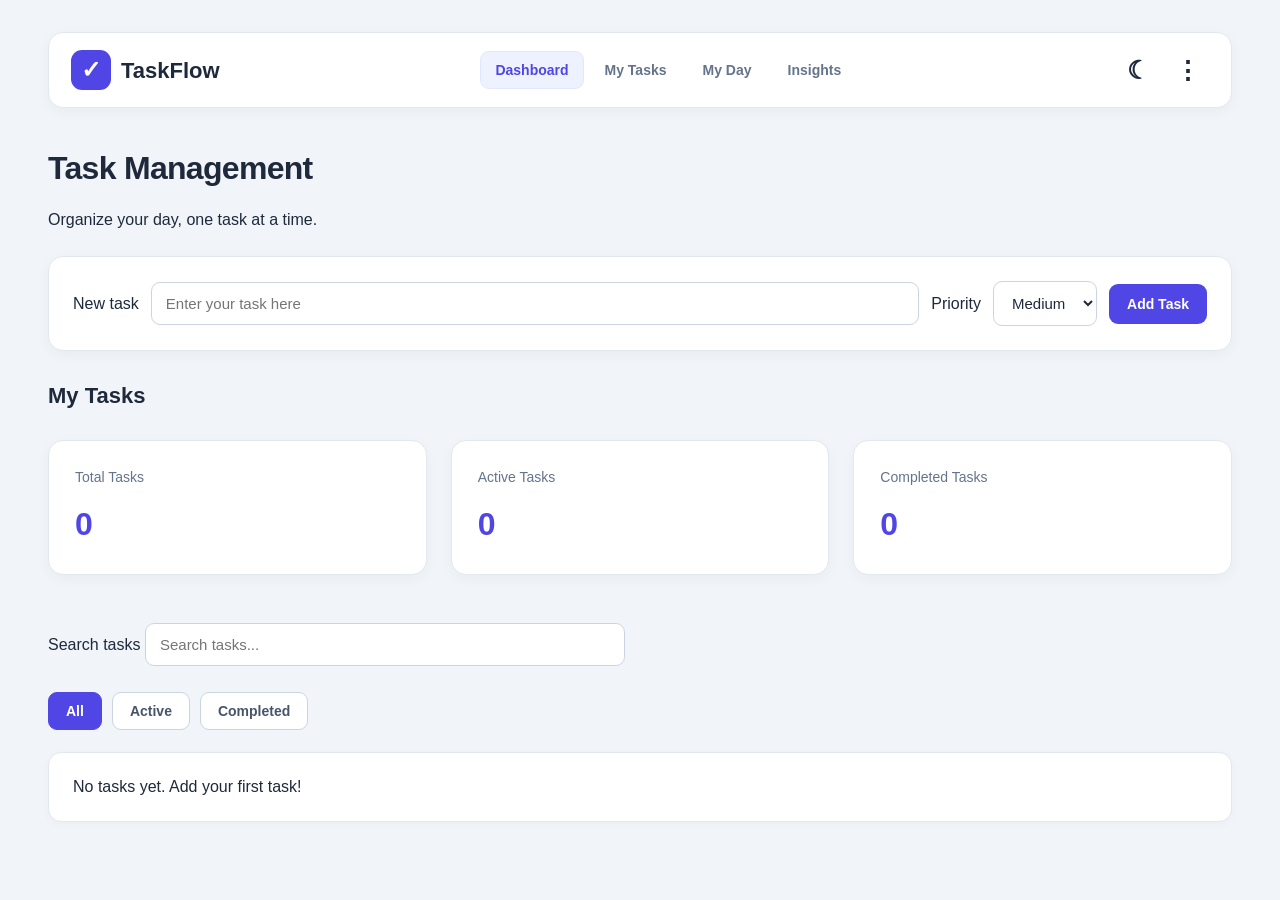
<file: index.html>
<!DOCTYPE html>
<html lang="en">
<head>
    <meta charset="UTF-8">
    <meta name="viewport" content="width=device-width, initial-scale=1.0">

    <title>TaskFlow</title>

    <link rel="stylesheet" href="css/style.css">
</head>
<body>
<!-- Top Navigation -->
<nav class="top-nav">
    <a href="#" class="brand">
        <span class="brand-icon">✓</span>
        <span>TaskFlow</span>
    </a>

    <div class="nav-links">
        <button class="nav-link active" data-view="dashboard">
            Dashboard
        </button>

        <button class="nav-link" data-view="tasks">
            My Tasks
        </button>

        <button class="nav-link" data-view="my-day">
            My Day
        </button>

        <button class="nav-link" data-view="insights">
            Insights
        </button>
    </div>

    <div class="nav-actions">
        <button
            type="button"
            id="theme-toggle"
            class="icon-button"
            aria-label="Toggle dark mode"
            title="Toggle appearance"
        >☾</button>

        <div class="menu-container">
            <button
                type="button"
                id="menu-toggle"
                class="icon-button"
                aria-label="Open menu"
                aria-expanded="false"
                aria-controls="more-menu"
            >⋮</button>

            <div id="more-menu" class="dropdown-menu" hidden>
                <button type="button" id="export-tasks">
                    <span>↗</span> Export tasks
                </button>

                <button type="button" id="import-trigger">
                    <span>↙</span> Import tasks
                </button>

                <div class="menu-divider"></div>

                <button type="button" id="settings-trigger">
                    <span>⚙</span> Settings
                </button>

                <button
                    type="button"
                    id="clear-tasks"
                    class="danger-action"
                >
                    <span>⌫</span> Clear all tasks
                </button>
            </div>
        </div>
    </div>

    <input
        type="file"
        id="import-file"
        accept=".json,application/json"
        hidden
    >
</nav>

    <h1>Task Management</h1>
    <p>Organize your day, one task at a time.</p>

    <form>
        <label for="task-input">New task</label>
        <input
            type="text"
            id="task-input"
            placeholder="Enter your task here"
        />
        <label for="task-priority">Priority</label>
    <select id="task-priority">
    <option value="low">Low</option>
    <option value="medium" selected>Medium</option>
    <option value="high">High</option>
    </select>
        <button type="submit">Add Task</button>
    </form>

    <section class="task-section">
    <h2>My Tasks</h2>

<div id="task-stats">
    <div class="stat-card">
        <h3>Total Tasks</h3>
        <p id="total-tasks">0</p>
    </div>

    <div class="stat-card"> 
        <h3>Active Tasks</h3>
        <p id="active-tasks">0</p>
    </div>

    <div class="stat-card">
        <h3>Completed Tasks</h3>
        <p id="completed-tasks">0</p>
    </div>

</div>

    <label for="search-input">Search tasks</label>
    <input
        type="text"
        id="search-input"
        placeholder="Search tasks..."
    />

    <div id="task-filters">
        <button type="button" data-filter="all">All</button>
        <button type="button" data-filter="active">Active</button>
        <button type="button" data-filter="completed">Completed</button>
    </div>

    <ul id="task-list"></ul>
</section>

    <script src="js/app.js"></script>
</body>
</html>
</file>
<file: css/style.css>
/* =========================
   1. General Page Styling
========================= */

* {
    box-sizing: border-box;
}

:root {
    --primary: #4f46e5;
    --primary-hover: #4338ca;
    --primary-light: #eef2ff;
    --background: #f1f5f9;
    --surface: #ffffff;
    --text: #1e293b;
    --text-secondary: #64748b;
    --border: #e2e8f0;
    --shadow: 0 4px 14px rgba(15, 23, 42, 0.04);
}

body {
    width: 100%;
    max-width: 1600px;
    min-height: 100vh;
    margin: 0 auto;
    padding: 32px 48px;
    font-family: Arial, sans-serif;
    background-color: var(--background);
    color: var(--text);
    line-height: 1.5;
    transition: background-color 0.2s, color 0.2s;
}

h1 {
    margin: 0 0 8px;
    color: var(--text);
    font-size: 32px;
    letter-spacing: -0.7px;
}

h2 {
    margin: 28px 0 16px;
    color: var(--text);
    font-size: 22px;
}

/* =========================
   2. TaskFlow Navigation
========================= */

.top-nav {
    display: flex;
    align-items: center;
    justify-content: space-between;
    flex-wrap: wrap;
    gap: 20px;
    width: 100%;
    min-height: 76px;
    padding: 14px 22px;
    margin-bottom: 36px;
    background: var(--surface);
    border: 1px solid var(--border);
    border-radius: 15px;
    box-shadow: var(--shadow);
}

.brand {
    display: flex;
    align-items: center;
    gap: 10px;
    color: var(--text);
    font-size: 22px;
    font-weight: 750;
    text-decoration: none;
    white-space: nowrap;
}

.brand-icon {
    display: grid;
    place-items: center;
    width: 40px;
    height: 40px;
    color: white;
    background: var(--primary);
    border-radius: 11px;
    font-size: 24px;
}

.nav-links {
    display: flex;
    align-items: center;
    flex-wrap: wrap;
    gap: 6px;
}

.nav-links .nav-link {
    padding: 10px 14px;
    color: var(--text-secondary);
    background: transparent;
    border: 1px solid transparent;
    border-radius: 9px;
    font-size: 14px;
    font-weight: 600;
    white-space: nowrap;
}

.nav-links .nav-link:hover {
    color: var(--primary);
    background: var(--primary-light);
}

.nav-links .nav-link.active {
    color: var(--primary);
    background: var(--primary-light);
    border-color: #e0e7ff;
}

.nav-actions {
    display: flex;
    align-items: center;
    gap: 8px;
}

.icon-button {
    display: grid;
    place-items: center;
    width: 42px;
    height: 42px;
    padding: 0;
    color: var(--text);
    background: transparent;
    border: 1px solid transparent;
    border-radius: 10px;
    font-size: 25px;
}

.icon-button:hover {
    color: var(--primary);
    background: var(--primary-light);
    border-color: var(--border);
}

/* =========================
   3. Three-Dot Dropdown Menu
========================= */

.menu-container {
    position: relative;
}

.dropdown-menu {
    position: absolute;
    z-index: 1000;
    top: calc(100% + 10px);
    right: 0;
    width: 230px;
    padding: 8px;
    background: var(--surface);
    border: 1px solid var(--border);
    border-radius: 12px;
    box-shadow: 0 12px 30px rgba(15, 23, 42, 0.13);
}

.dropdown-menu[hidden] {
    display: none;
}

.dropdown-menu button {
    display: flex;
    align-items: center;
    gap: 11px;
    width: 100%;
    padding: 11px 12px;
    color: var(--text);
    background: transparent;
    border: none;
    border-radius: 8px;
    text-align: left;
    font-size: 14px;
    font-weight: 500;
}

.dropdown-menu button:hover {
    color: var(--primary);
    background: var(--primary-light);
}

.dropdown-menu button span {
    width: 20px;
    text-align: center;
    font-size: 17px;
}

.dropdown-menu .menu-divider {
    height: 1px;
    margin: 6px 4px;
    background: var(--border);
}

.dropdown-menu button.danger-action {
    color: #dc2626;
}

.dropdown-menu button.danger-action:hover {
    background: #fef2f2;
}

/* =========================
   4. Task Creation Form
========================= */

body > form {
    display: flex;
    flex-wrap: wrap;
    align-items: center;
    gap: 12px;
    width: 100%;
    margin-top: 24px;
    padding: 24px;
    background: var(--surface);
    border: 1px solid var(--border);
    border-radius: 15px;
    box-shadow: var(--shadow);
}

#task-input {
    flex: 1;
    min-width: 150px;
}

/* =========================
   5. Inputs and Dropdowns
========================= */

input,
select {
    font-family: inherit;
    font-size: 15px;
    padding: 12px 14px;
    border: 1px solid #cbd5e1;
    border-radius: 9px;
    background: var(--surface);
    color: var(--text);
    transition: border-color 0.2s, box-shadow 0.2s;
}

input:focus,
select:focus {
    outline: none;
    border-color: #6366f1;
    box-shadow: 0 0 0 3px rgba(79, 70, 229, 0.12);
}

#search-input {
    width: 100%;
    max-width: 480px;
    margin: 12px 0;
}

/* =========================
   6. Buttons
========================= */

button {
    font-family: inherit;
    font-size: 14px;
    font-weight: 600;
    padding: 11px 17px;
    background: var(--primary);
    color: white;
    border: 1px solid transparent;
    border-radius: 9px;
    cursor: pointer;
    transition: background-color 0.2s, transform 0.2s;
}

button:hover {
    background: var(--primary-hover);
}

button:active {
    transform: translateY(1px);
}

button:focus-visible {
    outline: 3px solid #a5b4fc;
    outline-offset: 2px;
}

/* =========================
   7. Statistics Dashboard
========================= */

#task-stats {
    display: grid;
    grid-template-columns: repeat(3, minmax(0, 1fr));
    gap: 24px;
    margin: 28px 0 36px;
}

.stat-card {
    min-height: 125px;
    padding: 26px;
    background: var(--surface);
    border: 1px solid var(--border);
    border-radius: 15px;
    box-shadow: var(--shadow);
    transition: transform 0.2s, box-shadow 0.2s;
}

.stat-card:hover {
    transform: translateY(-3px);
    box-shadow: 0 9px 24px rgba(15, 23, 42, 0.07);
}

.stat-card h3 {
    margin: 0 0 12px;
    color: var(--text-secondary);
    font-size: 14px;
    font-weight: 500;
}

.stat-card p {
    margin: 0;
    color: var(--primary);
    font-size: 32px;
    font-weight: 700;
}

/* =========================
   8. Task List and Cards
========================= */

#task-list {
    display: flex;
    flex-direction: column;
    gap: 14px;
    list-style: none;
    padding: 0;
    margin: 22px 0;
}

#task-list li {
    display: flex;
    flex-wrap: wrap;
    align-items: center;
    gap: 12px;
    padding: 22px 24px;
    background: var(--surface);
    border: 1px solid var(--border);
    border-radius: 13px;
    box-shadow: 0 2px 8px rgba(15, 23, 42, 0.03);
    overflow-wrap: anywhere;
    transition: border-color 0.2s, box-shadow 0.2s;
}

#task-list li:hover {
    border-color: #cbd5e1;
    box-shadow: 0 5px 15px rgba(15, 23, 42, 0.06);
}

#task-list li span:not(.priority) {
    flex: 1;
    min-width: 120px;
    overflow-wrap: anywhere;
}

.completed,
#task-list li .completed {
    color: #94a3b8;
    text-decoration: line-through;
}

#task-list li button {
    margin-left: 4px;
    padding: 9px 14px;
    font-size: 13px;
}

/* =========================
   9. Priority Badges
========================= */

.priority {
    display: inline-block;
    margin: 0 8px;
    padding: 5px 10px;
    border-radius: 7px;
    font-size: 12px;
    font-weight: 700;
    vertical-align: middle;
    white-space: nowrap;
}

.priority-low {
    color: #166534;
    background: #dcfce7;
}

.priority-medium {
    color: #92400e;
    background: #fef3c7;
}

.priority-high {
    color: #991b1b;
    background: #fee2e2;
}

/* =========================
   10. Task Filters
========================= */

#task-filters {
    display: flex;
    flex-wrap: wrap;
    gap: 10px;
    margin: 14px 0 18px;
}

#task-filters button {
    padding: 10px 17px;
    color: #475569;
    background: var(--surface);
    border-color: #cbd5e1;
}

#task-filters button:hover {
    color: var(--primary);
    background: var(--primary-light);
    border-color: #c7d2fe;
}

#task-filters button.active {
    color: white;
    background: var(--primary);
    border-color: var(--primary);
}

/* =========================
   11. Inline Edit Form
========================= */

.edit-form {
    display: flex;
    flex-wrap: wrap;
    align-items: center;
    gap: 10px;
    width: 100%;
    margin-top: 14px;
    padding: 16px;
    background: var(--background);
    border: 1px solid var(--border);
    border-radius: 10px;
}

.edit-form input {
    flex: 1;
    min-width: 150px;
}

.edit-form input,
.edit-form select {
    font-size: 14px;
}

.edit-form button {
    padding: 10px 14px;
}

/* =========================
   12. Dark Theme
========================= */

body.dark-theme {
    --background: #0f172a;
    --surface: #1e293b;
    --text: #f1f5f9;
    --text-secondary: #94a3b8;
    --border: #334155;
    --primary-light: #312e81;

    color: var(--text);
    background: var(--background);
}

body.dark-theme input,
body.dark-theme select {
    color: var(--text);
    background: var(--surface);
    border-color: var(--border);
}

body.dark-theme .edit-form {
    background: #172033;
}

body.dark-theme #task-filters button {
    color: var(--text);
    background: var(--surface);
    border-color: var(--border);
}

body.dark-theme #task-filters button.active {
    color: white;
    background: var(--primary);
    border-color: var(--primary);
}

body.dark-theme .nav-links .nav-link.active {
    color: #c7d2fe;
    border-color: var(--border);
}

body.dark-theme .dropdown-menu button:hover {
    background: #334155;
}

body.dark-theme .dropdown-menu button.danger-action:hover {
    background: #451a1a;
}

/* =========================
   13. Responsive Layout
========================= */

@media (min-width: 1400px) {
    body {
        padding-left: 64px;
        padding-right: 64px;
    }
}

@media (max-width: 1000px) {
    body {
        padding: 28px;
    }

    .top-nav {
        gap: 12px;
    }

    .nav-links {
        gap: 2px;
    }

    .nav-links .nav-link {
        padding: 9px 10px;
    }

    #task-stats {
        gap: 16px;
    }
}

@media (max-width: 850px) {
    .top-nav {
        flex-wrap: wrap;
    }

    .nav-links {
        order: 3;
        justify-content: flex-start;
        width: 100%;
        padding-top: 10px;
        border-top: 1px solid var(--border);
    }
}

@media (max-width: 700px) {
    body {
        padding: 20px;
    }

    h1 {
        font-size: 28px;
    }

    #task-stats {
        grid-template-columns: 1fr;
        gap: 12px;
        margin-bottom: 28px;
    }

    .stat-card {
        min-height: auto;
        padding: 20px;
    }

    body > form {
        padding: 16px;
    }

    #task-input {
        min-width: 100%;
    }

    #search-input {
        max-width: 100%;
    }
}

@media (max-width: 450px) {
    body {
        padding: 12px;
    }

    h1 {
        font-size: 25px;
    }

    .top-nav {
        padding: 12px;
        margin-bottom: 26px;
    }

    .brand {
        font-size: 19px;
    }

    .nav-links {
        display: grid;
        grid-template-columns: repeat(2, minmax(0, 1fr));
    }

    .nav-links .nav-link {
        width: 100%;
    }

    #task-list li {
        padding: 14px;
    }

    #task-list li button {
        margin-left: 0;
    }

    .edit-form {
        align-items: stretch;
    }

    .edit-form input {
        min-width: 100%;
    }

    .dropdown-menu {
        width: 210px;
    }
}
</file>
